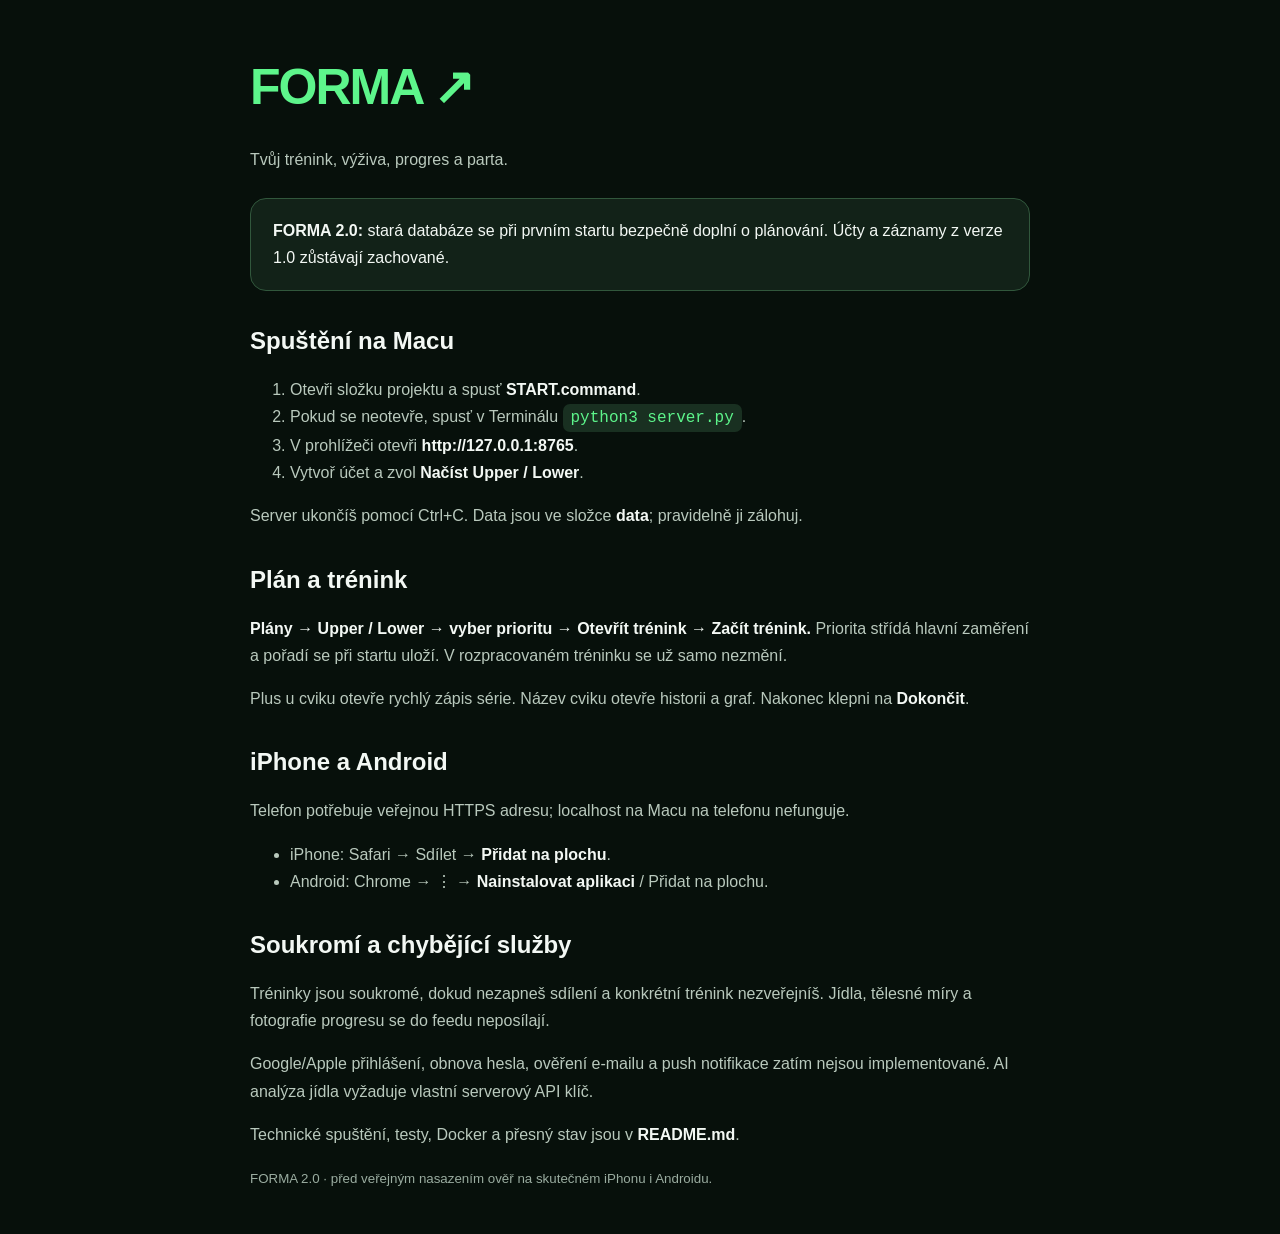
<file: NAVOD.html>
<!doctype html>
<html lang="cs">
<meta charset="utf-8">
<meta name="viewport" content="width=device-width,initial-scale=1,viewport-fit=cover">
<title>FORMA 2.0 — rychlý návod</title>
<style>
body{margin:0;background:#07100b;color:#f3f8f4;font:16px/1.7 -apple-system,BlinkMacSystemFont,sans-serif}main{max-width:780px;margin:auto;padding:45px 24px}h1{margin:0;color:#5df58b;font-size:50px;letter-spacing:-2px}h2{margin-top:34px;line-height:1.3}p,li{color:#b9c9bd}b{color:#f3f8f4}code{padding:5px 8px;border-radius:7px;background:#193021;color:#5df58b}aside{margin:25px 0;padding:18px 22px;border:1px solid #31573c;border-radius:16px;background:#122218}small{color:#9aaca0}
</style>
<main>
  <h1>FORMA ↗</h1>
  <p>Tvůj trénink, výživa, progres a parta.</p>
  <aside><b>FORMA 2.0:</b> stará databáze se při prvním startu bezpečně doplní o plánování. Účty a záznamy z verze 1.0 zůstávají zachované.</aside>

  <h2>Spuštění na Macu</h2>
  <ol>
    <li>Otevři složku projektu a spusť <b>START.command</b>.</li>
    <li>Pokud se neotevře, spusť v Terminálu <code>python3 server.py</code>.</li>
    <li>V prohlížeči otevři <b>http://127.0.0.1:8765</b>.</li>
    <li>Vytvoř účet a zvol <b>Načíst Upper / Lower</b>.</li>
  </ol>
  <p>Server ukončíš pomocí Ctrl+C. Data jsou ve složce <b>data</b>; pravidelně ji zálohuj.</p>

  <h2>Plán a trénink</h2>
  <p><b>Plány → Upper / Lower → vyber prioritu → Otevřít trénink → Začít trénink.</b> Priorita střídá hlavní zaměření a pořadí se při startu uloží. V rozpracovaném tréninku se už samo nezmění.</p>
  <p>Plus u cviku otevře rychlý zápis série. Název cviku otevře historii a graf. Nakonec klepni na <b>Dokončit</b>.</p>

  <h2>iPhone a Android</h2>
  <p>Telefon potřebuje veřejnou HTTPS adresu; localhost na Macu na telefonu nefunguje.</p>
  <ul>
    <li>iPhone: Safari → Sdílet → <b>Přidat na plochu</b>.</li>
    <li>Android: Chrome → ⋮ → <b>Nainstalovat aplikaci</b> / Přidat na plochu.</li>
  </ul>

  <h2>Soukromí a chybějící služby</h2>
  <p>Tréninky jsou soukromé, dokud nezapneš sdílení a konkrétní trénink nezveřejníš. Jídla, tělesné míry a fotografie progresu se do feedu neposílají.</p>
  <p>Google/Apple přihlášení, obnova hesla, ověření e-mailu a push notifikace zatím nejsou implementované. AI analýza jídla vyžaduje vlastní serverový API klíč.</p>

  <p>Technické spuštění, testy, Docker a přesný stav jsou v <b>README.md</b>.</p>
  <small>FORMA 2.0 · před veřejným nasazením ověř na skutečném iPhonu i Androidu.</small>
</main>
</html>
</file>
